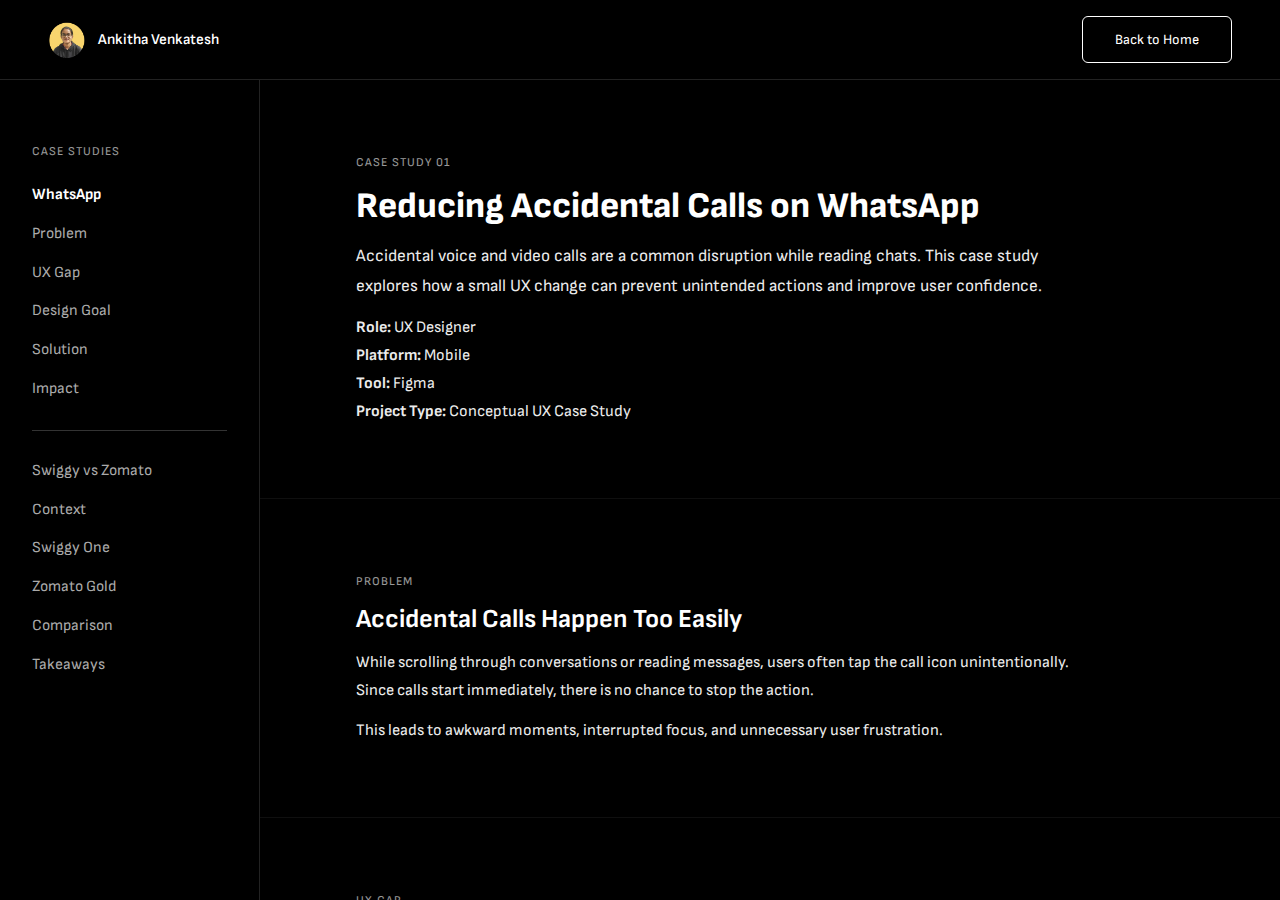
<file: case-studies/studies.html>
<!DOCTYPE html>
<html lang="en">
<head>
  <meta charset="UTF-8" />
  <title>Case Studies | Ankitha Venkatesh</title>

  <!-- Font -->
  <link rel="preconnect" href="https://fonts.googleapis.com">
  <link href="https://fonts.googleapis.com/css2?family=Sofia+Sans:wght@300;400;600;700;800&display=swap" rel="stylesheet">

  <link rel="stylesheet" href="studies.css" />
</head>

<body>

<!-- ================= HEADER ================= -->
<header class="cs-header">
  <div class="brand">
    <img src="image/profi.png" alt="Ankitha">
    <span>Ankitha Venkatesh</span>
  </div>

  <a href="../index.html" class="btn-outline">Back to Home</a>
</header>

<div class="cs-wrapper">

  <!-- ================= SIDEBAR ================= -->
  <aside class="cs-sidebar">
    <p class="sidebar-title">CASE STUDIES</p>

    <ul>
      <!-- Case Study 01 -->
      <li><a href="#wa-overview" class="active">WhatsApp</a></li>
      <li><a href="#wa-problem">Problem</a></li>
      <li><a href="#wa-uxgap">UX Gap</a></li>
      <li><a href="#wa-goal">Design Goal</a></li>
      <li><a href="#wa-solution">Solution</a></li>
      <li><a href="#wa-impact">Impact</a></li>

      <div class="divider"></div>

    <!-- Case Study 02 -->
        <li><a href="#sz-overview">Swiggy vs Zomato</a></li>
        <li><a href="#sz-context">Context</a></li>
        <li><a href="#sz-swiggy">Swiggy One</a></li>
        <li><a href="#sz-zomato">Zomato Gold</a></li>
        <li><a href="#sz-comparison">Comparison</a></li>
        <li><a href="#sz-takeaways">Takeaways</a></li>
    </ul>
  </aside>

  <!-- ================= CONTENT ================= -->
  <main class="cs-content">

    <!-- ================================================= -->
    <!-- CASE STUDY 01 : WHATSAPP -->
    <!-- ================================================= -->
    <section class="case-study dark">

      <!-- Phase 01 -->
      <section id="wa-overview" class="cs-section">
        <small class="case-label">CASE STUDY 01</small>
        <h1>Reducing Accidental Calls on WhatsApp</h1>
        <p class="case-subtitle">
          Accidental voice and video calls are a common disruption while reading chats.
          This case study explores how a small UX change can prevent unintended actions
          and improve user confidence.
        </p>

        <p>
          <strong>Role:</strong> UX Designer<br>
          <strong>Platform:</strong> Mobile<br>
          <strong>Tool:</strong> Figma<br>
          <strong>Project Type:</strong> Conceptual UX Case Study
        </p>
      </section>

      <!-- Phase 02 -->
      <section id="wa-problem" class="cs-section">
        <small>PROBLEM</small>
        <h2>Accidental Calls Happen Too Easily</h2>
        <p>
          While scrolling through conversations or reading messages,
          users often tap the call icon unintentionally.
          Since calls start immediately, there is no chance to stop the action.
        </p>
        <p>
          This leads to awkward moments, interrupted focus,
          and unnecessary user frustration.
        </p>
      </section>

      <!-- Phase 03 -->
      <section id="wa-uxgap" class="cs-section">
        <small>UX GAP</small>
        <h2>No Room for Error</h2>
        <p>
          The current call interaction offers no safety net.
          A low-intent action results in a high-impact outcome.
        </p>
        <ul>
          <li>No confirmation step</li>
          <li>No error recovery</li>
          <li>Instant call initiation</li>
        </ul>
        <p>
          This breaks a core UX principle: <strong>error prevention</strong>.
        </p>
      </section>

      <!-- Phase 04 -->
      <section id="wa-goal" class="cs-section">
        <small>DESIGN GOAL</small>
        <h2>Prevent Mistakes Without Slowing Users Down</h2>
        <p>
          The goal was to design a solution that reduces accidental calls
          while keeping intentional calls fast and familiar.
        </p>
        <ul>
          <li>Reduce unintended calls</li>
          <li>Preserve speed for intentional actions</li>
          <li>Feel native to WhatsApp</li>
          <li>Give users control and confidence</li>
        </ul>
      </section>

      <!-- Phase 05 -->
      <section id="wa-solution" class="cs-section">
        <small>SOLUTION</small>
        <h2>Confirm Before Calling</h2>
        <p>
          A lightweight confirmation dialog appears when the call icon is tapped,
          asking users to choose between:
        </p>
        <ul>
          <li>Voice Call</li>
          <li>Video Call</li>
          <li>Cancel</li>
        </ul>
        <p>
          This verifies intent before the call is placed,
          preventing accidental triggers without adding friction.
        </p>

        <div class="image-grid">
          <img src="image/whatsapp.jpeg" alt="WhatsApp current UI">
          <img src="image/whatsapp1.png" alt="WhatsApp confirmation concept">
        </div>
      </section>

      <!-- Phase 06 -->
      <section id="wa-impact" class="cs-section">
        <small>IMPACT</small>
        <h2>More Control, Less Friction</h2>
        <p>
          By adding a simple confirmation step:
        </p>
        <ul>
          <li>Accidental calls are reduced</li>
          <li>Users feel safer navigating chats</li>
          <li>Social discomfort is minimized</li>
          <li>Overall trust in the interface increases</li>
        </ul>
        <p>
          This demonstrates how small interaction changes
          can create meaningful improvements in everyday experiences.
        </p>
      </section>

    </section>

<!-- ================================================= -->
<!-- CASE STUDY 02 : SWIGGY vs ZOMATO (LIGHT) -->
<!-- ================================================= -->
<section class="case-study light">

  <!-- Phase 01 — Overview -->
  <section id="sz-overview" class="cs-section">
    <small class="case-label">CASE STUDY 02</small>
    <h1>Subscription Discovery: Pressure vs Choice</h1>
    <p class="case-subtitle">
      During the initial launch phase of Swiggy One and Zomato Gold,
      both platforms introduced subscription benefits that were nearly identical.
      However, the way these offers were presented resulted in two very different
      user experiences. This case study compares how early-stage subscription discovery
      impacted user control, trust, and perception.
    </p>

    <p>
      <strong>Platform:</strong> Mobile Apps <br>
      <strong>Role:</strong> UX Designer <br>
      <strong>Type:</strong> Comparative UX Case Study <br>
      <strong>Method:</strong> Personal experience & interface observation
    </p>
  </section>

  <!-- Phase 02 — Context -->
  <section id="sz-context" class="cs-section">
    <small>CONTEXT</small>
    <h2>Subscription Offers During a Core Task</h2>
    <p>
      During the early rollout of these subscription programs, a subscription offer
      appeared immediately after sign-in while attempting to place a food order.
      Since ordering food is the primary user goal, the timing and presentation of
      the offer played a critical role in shaping the first impression.
    </p>

    <div class="image-grid">
      <img src="image/swiggy.jpeg" alt="Swiggy One subscription prompt">
      <img src="image/zomatoo.jpeg" alt="Zomato Gold subscription placement">
    </div>
  </section>

  <!-- Phase 03 — Swiggy One -->
  <section id="sz-swiggy" class="cs-section">
    <small>PLATFORM EXPERIENCE</small>
    <h2>An Interrupted Flow — Swiggy One</h2>
    <p>
      Swiggy’s intention behind introducing One was strong, supported by
      clear value messaging and confident UI-driven marketing during the launch phase.
      However, the execution surfaced a full-screen subscription offer before
      users could reach the home screen.
    </p>

    <p>
      The interface did not provide a clearly visible dismiss option, making it
      difficult to continue without engaging in the free trial flow.
    </p>

    <p>As a result:</p>
    <ul>
      <li>The user was prompted to tap “Proceed” to move forward</li>
      <li>The offer could only be declined later during the payment stage</li>
      <li>Multiple back actions were required to return to the main app</li>
    </ul>

    <p>
      While the idea and marketing intent were effective, the interaction design
      introduced friction at a critical moment, creating a sense of pressure
      rather than choice.
    </p>

    <div class="image-grid">
      <img src="image/one.jpeg" alt="Swiggy One forced subscription flow">
    </div>
  </section>

  <!-- Phase 04 — Zomato Gold -->
  <section id="sz-zomato" class="cs-section">
    <small>PLATFORM EXPERIENCE</small>
    <h2>An Optional Invitation — Zomato Gold</h2>
    <p>
      During its initial rollout, Zomato introduced Gold as a visible but
      non-blocking element positioned below the header.
      Users could continue browsing and ordering without interacting
      with the subscription offer.
    </p>

    <p>This approach:</p>
    <ul>
      <li>Kept the core task uninterrupted</li>
      <li>Clearly communicated optionality</li>
      <li>Allowed users to engage with the offer at their own pace</li>
    </ul>

    <div class="image-grid">
      <img src="image/gold.jpeg" alt="Zomato Gold inline subscription banner">
    </div>
  </section>

  <!-- Phase 05 — UX Comparison -->
  <section id="sz-comparison" class="cs-section">
    <small>UX COMPARISON</small>
    <h2>Pressure vs Permission</h2>

    <div class="comparison-grid">
      <div>
        <h3>Swiggy One</h3>
        <ul>
          <li>Full-screen interruption</li>
          <li>Limited early-stage dismissal</li>
          <li>Guided progression into trial</li>
          <li>Primary task temporarily blocked</li>
        </ul>
      </div>

      <div>
        <h3>Zomato Gold</h3>
        <ul>
          <li>Inline placement</li>
          <li>Clearly optional interaction</li>
          <li>User-led decision making</li>
          <li>Primary task uninterrupted</li>
        </ul>
      </div>
    </div>

    <p>
      These contrasting approaches influenced how users perceived transparency,
      control, and trust during the early adoption phase of both subscriptions.
    </p>
  </section>

  <!-- Phase 06 — Takeaways -->
  <section id="sz-takeaways" class="cs-section">
    <small>UX TAKEAWAYS</small>
    <h2>Choice Builds Trust</h2>
    <p>
      Subscription onboarding during a launch phase is not only about conversion,
      but about how supported users feel while being introduced to new value.
      Strong ideas and marketing, when paired with respectful interaction design,
      can drive both adoption and long-term trust.
    </p>

    <p>
      This comparison highlights how subtle UX decisions during early rollouts
      can significantly shape user perception, even when the underlying offer
      remains the same.
    </p>
  </section>

</section>

  </main>
</div>

<script src="studies.js"></script>
</body>
</html>
</file>
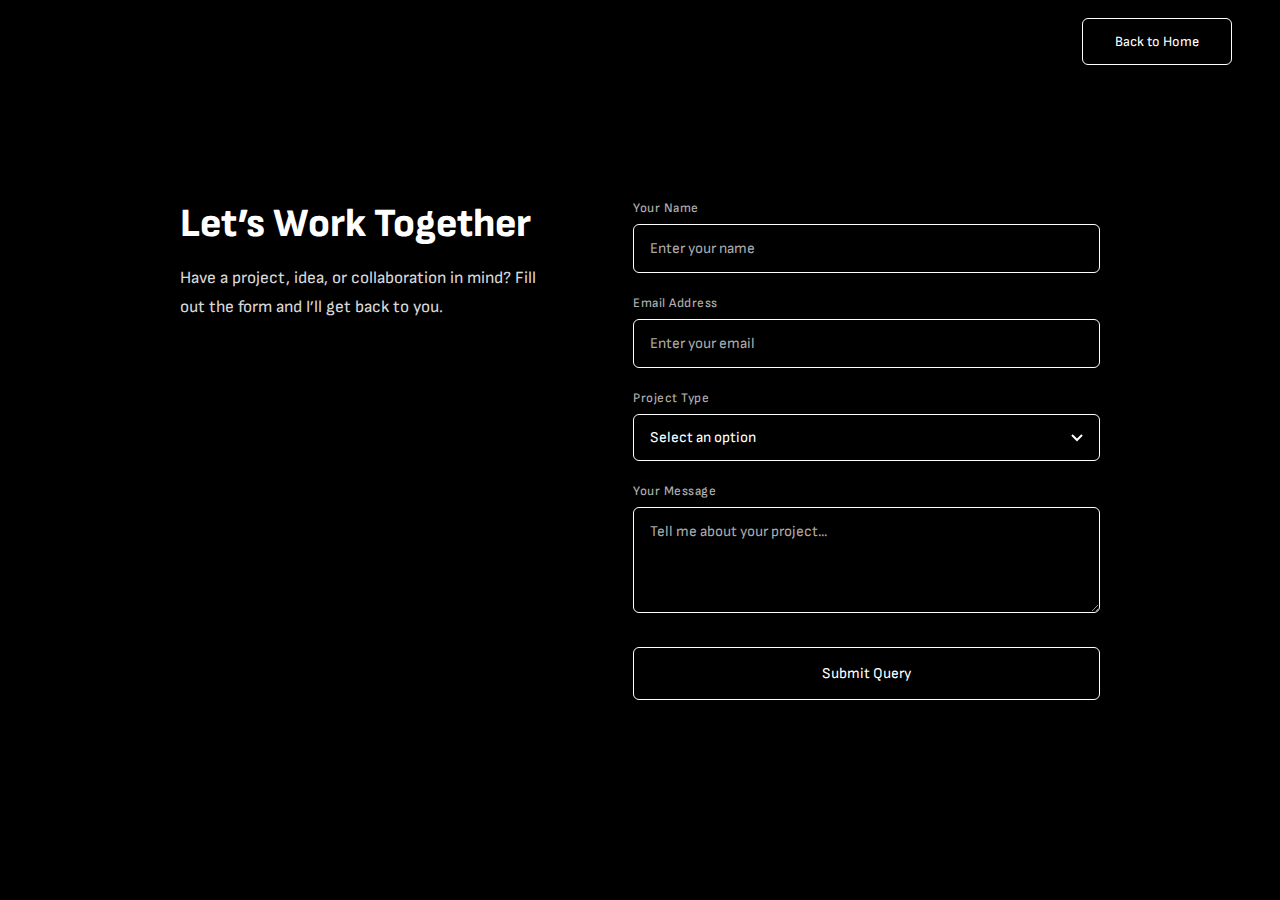
<file: contact/contact.html>
<!DOCTYPE html>
<html lang="en">
<head>
  <meta charset="UTF-8" />
  <title>Contact | Ankitha Venkatesh</title>

  <!-- Font -->
  <link rel="preconnect" href="https://fonts.googleapis.com">
  <link href="https://fonts.googleapis.com/css2?family=Sofia+Sans:wght@300;400;600;700&display=swap" rel="stylesheet">

  <link rel="stylesheet" href="contact.css" />
</head>

<body>
    <!-- ================= HEADER ================= -->
    <header class="contact-header">
    <a href="../index.html" class="btn-outline">Back to Home</a>
    </header>

  <!-- ================= CONTACT WRAPPER ================= -->
  <section class="contact-wrapper">

    <div class="contact-container">

      <!-- LEFT CONTENT -->
      <div class="contact-intro">
        <h1>Let’s Work Together</h1>
        <p>
          Have a project, idea, or collaboration in mind?
          Fill out the form and I’ll get back to you.
        </p>
      </div>

      <!-- FORM -->
      <form
        class="contact-form"
        name="contact"
        method="POST"
        data-netlify="true"
        netlify-honeypot="bot-field"
      >

        <!-- Netlify required -->
        <input type="hidden" name="form-name" value="contact" />

        <!-- Spam protection -->
        <p style="display:none">
          <label>
            Don’t fill this out:
            <input name="bot-field" />
          </label>
        </p>

        <div class="form-group">
          <label>Your Name</label>
          <input
            type="text"
            name="name"
            placeholder="Enter your name"
            required
          />
        </div>

        <div class="form-group">
          <label>Email Address</label>
          <input
            type="email"
            name="email"
            placeholder="Enter your email"
            required
          />
        </div>

        <div class="form-group">
          <label>Project Type</label>
          <select name="projectType" required>
            <option value="">Select an option</option>
            <option>UX / UI Design</option>
            <option>Website Design</option>
            <option>Case Study Review</option>
            <option>Collaboration</option>
            <option>Other</option>
          </select>
        </div>

        <div class="form-group">
          <label>Your Message</label>
          <textarea
            name="message"
            rows="4"
            placeholder="Tell me about your project..."
            required
          ></textarea>
        </div>

        <button type="submit" class="btn-submit">
          Submit Query
        </button>

      </form>

    </div>
  </section>

  <!-- Netlify form detection -->
  <form name="contact" netlify hidden>
    <input type="text" name="name" />
    <input type="email" name="email" />
    <input type="text" name="projectType" />
    <textarea name="message"></textarea>
  </form>


</body>
</html>
</file>
<file: case-studies/studies.css>
/* ================= RESET ================= */
* {
  margin: 0;
  padding: 0;
  box-sizing: border-box;
  font-family: "Sofia Sans", sans-serif;
}

/* ================= PAGE LOCK ================= */
body {
  background: #000;
  color: #fff;
  height: 100vh;
  overflow: hidden;
}

/* ================= HEADER ================= */
.cs-header {
  height: 80px;
  display: flex;
  align-items: center;
  justify-content: space-between;
  padding: 0 48px;
  background: #000;
  border-bottom: 1px solid #222;
  position: sticky;
  top: 0;
  z-index: 100;
}

/* ================= BRAND ================= */
.brand {
  display: flex;
  align-items: center;
  gap: 12px;
}

.brand img {
  width: 38px;
  height: 38px;
  border-radius: 50%;
  object-fit: cover;
}

.brand span {
  font-size: 15px;
  font-weight: 600;
  color: #fff;
}

/* ================= HEADER ================= */
.contact-header {
  position: absolute;
  top: 32px;
  right: 48px;
  z-index: 10;
}

/* Reuse outline button style */
.btn-outline {
  padding: 14px 32px;
  border: 1px solid #fff;
  background: transparent;
  color: #fff;
  cursor: pointer;
  font-size: 14px;
  border-radius: 6px;
  text-decoration: none;
  transition: all 0.3s ease;
}

.btn-outline:hover {
  background: #f4c84a;
  color: #000;
}


/* ================= LAYOUT ================= */
.cs-wrapper {
  display: flex;
  height: calc(100vh - 80px);
}

/* ================= SIDEBAR ================= */
.cs-sidebar {
  width: 260px;
  padding: 64px 32px;
  background: #000;
  border-right: 1px solid #222;
  flex-shrink: 0;
}

.sidebar-title {
  font-size: 12px;
  letter-spacing: 1px;
  opacity: 0.6;
  margin-bottom: 24px;
}

.cs-sidebar ul {
  list-style: none;
}

.cs-sidebar a {
  display: block;
  margin-bottom: 14px;
  color: #aaa;
  text-decoration: none;
  font-size: 15.5px;
  line-height: 1.6;
  transition: color 0.2s ease;
}

.cs-sidebar a:hover,
.cs-sidebar a.active {
  color: #fff;
  font-weight: 700;
}

.divider {
  height: 1px;
  background: #333;
  margin: 28px 0;
}

/* ================= CONTENT ================= */
.cs-content {
  flex: 1;
  overflow-y: auto;
  scroll-behavior: smooth;
}

/* ================= CASE STUDIES ================= */
.case-study.dark {
  background: #000;
  color: #fff;
}

.case-study.light {
  background: #fff;
  color: #000;
}

/* ================= SECTIONS ================= */
.cs-section {
  padding: 72px 96px;
  border-bottom: 1px solid rgba(255,255,255,0.06); /* ✨ phase separation */
}

.case-study.light .cs-section {
  border-bottom: 1px solid rgba(0,0,0,0.06);
}

.case-label {
  font-size: 13px;
  letter-spacing: 2px;
  text-transform: uppercase;
  opacity: 0.6;
}

.cs-section small {
  font-size: 12px;
  letter-spacing: 1px;
  opacity: 0.6;
}

.cs-section h1 {
  font-size: 36px;
  font-weight: 800;
  margin: 14px 0;
}

.cs-section h2 {
  font-size: 26px;
  font-weight: 700;
  margin: 14px 0;
}

.cs-section h3 {
  font-size: 20px;
  font-weight: 700;
  margin-bottom: 8px;
}

.case-subtitle {
  font-size: 17px;
  opacity: 0.9;
  max-width: 700px;
  line-height: 1.7;
}

/* ================= TEXT ================= */
.cs-section p {
  max-width: 740px;
  line-height: 1.75;
  opacity: 0.92;
  margin-top: 12px;
}

/* ================= LISTS (NEW) ================= */
.cs-section ul {
  margin-top: 16px;
  padding-left: 20px;
  max-width: 720px;
}

.cs-section li {
  margin-bottom: 10px;
  line-height: 1.7;
  opacity: 0.9;
}

/* ================= IMAGES ================= */
.image-grid {
  margin-top: 32px;
  display: grid;
  grid-template-columns: repeat(auto-fit, minmax(220px, 1fr));
  gap: 24px;
  align-items: start;
}

.image-grid img {
  width: 100%;
  max-width: 320px;        /* 🔹 prevents giant images */
  margin: 0 auto;          /* 🔹 centers images */
  border-radius: 14px;
  object-fit: contain;
}

/* Light case polish */
.case-study.light .image-grid img {
  box-shadow: 0 12px 28px rgba(0,0,0,0.08);
}

/* ================= COMPARISON ================= */
.comparison-grid {
  margin-top: 32px;
  display: grid;
  grid-template-columns: 1fr 1fr;
  gap: 48px;
}

.comparison-grid ul {
  margin-top: 12px;
  padding-left: 18px;
}

/* ================= RESPONSIVE ================= */
@media (max-width: 1024px) {
  body {
    overflow: auto;
  }

  .cs-wrapper {
    flex-direction: column;
    height: auto;
  }

  .cs-sidebar {
    width: 100%;
    border-right: none;
    border-bottom: 1px solid #222;
    padding: 24px 32px;
  }

  .cs-content {
    overflow: visible;
  }

  .cs-section {
    padding: 56px 28px;
  }
}
</file>
<file: contact/contact.css>
/* ================= RESET ================= */
* {
  margin: 0;
  padding: 0;
  box-sizing: border-box;
  font-family: "Sofia Sans", sans-serif;
}

/* ================= PAGE ================= */
body {
  background: #000;
  color: #fff;
  min-height: 100vh;
}

/* ================= HEADER ================= */
.contact-header {
  position: absolute;
  top: 32px;
  right: 48px;
  z-index: 10;
}

/* Reuse outline button style */
.btn-outline {
  padding: 14px 32px;
  border: 1px solid #fff;
  background: transparent;
  color: #fff;
  cursor: pointer;
  font-size: 14px;
  border-radius: 6px;
  text-decoration: none;
  transition: all 0.3s ease;
}

.btn-outline:hover {
  background: #f4c84a;
  color: #000;
}

/* ================= WRAPPER ================= */
.contact-wrapper {
  min-height: 100vh;
  display: flex;
  align-items: center;
  justify-content: center;
  padding: 64px 24px;
}

/* ================= CONTAINER ================= */
.contact-container {
  width: 100%;
  max-width: 920px;
  display: grid;
  grid-template-columns: 1fr 1.2fr;
  gap: 64px;
}

/* ================= INTRO ================= */
.contact-intro h1 {
  font-size: 40px;
  font-weight: 800;
  margin-bottom: 16px;
}

.contact-intro p {
  font-size: 17px;
  line-height: 1.7;
  opacity: 0.85;
  max-width: 380px;
}

/* ================= FORM ================= */
.contact-form {
  display: flex;
  flex-direction: column;
  gap: 22px;
}

/* ================= FIELD ================= */
.form-group {
  display: flex;
  flex-direction: column;
  gap: 8px;
}

.form-group label {
  font-size: 13px;
  letter-spacing: 0.5px;
  opacity: 0.7;
}

/* ================= INPUTS ================= */
.contact-form input,
.contact-form textarea,
.contact-form select {
  background: transparent;
  border: 1px solid #fff;
  color: #fff;
  padding: 14px 16px;
  font-size: 15px;
  border-radius: 6px;
  outline: none;
  transition: all 0.3s ease;
}

.contact-form input::placeholder,
.contact-form textarea::placeholder {
  color: #aaa;
}

.contact-form select option {
  background: #000;
  color: #fff;
}

/* ================= FOCUS ================= */
.contact-form input:focus,
.contact-form textarea:focus,
.contact-form select:focus {
  border-color: #f4c84a;
}

/* ================= BUTTON ================= */
.btn-submit {
  margin-top: 12px;
  padding: 16px;
  border: 1px solid #fff;
  background: transparent;
  color: #fff;
  font-size: 15px;
  cursor: pointer;
  border-radius: 6px;
  transition: all 0.3s ease;
}

.btn-submit:hover {
  background: #f4c84a;
  color: #000;
}

/* ================= RESPONSIVE ================= */
@media (max-width: 900px) {
  .contact-container {
    grid-template-columns: 1fr;
    gap: 48px;
  }

  .contact-intro h1 {
    font-size: 34px;
  }
}

/* ================= SELECT ARROW POSITION ================= */
.contact-form select {
  appearance: none;
  -webkit-appearance: none;
  -moz-appearance: none;

  padding-right: 40px; /* moves arrow slightly left */
  background-image: url("data:image/svg+xml,%3Csvg width='12' height='8' viewBox='0 0 12 8' fill='none' xmlns='http://www.w3.org/2000/svg'%3E%3Cpath d='M1 1L6 6L11 1' stroke='white' stroke-width='2'/%3E%3C/svg%3E");
  background-repeat: no-repeat;
  background-position: right 16px center;
}
</file>
